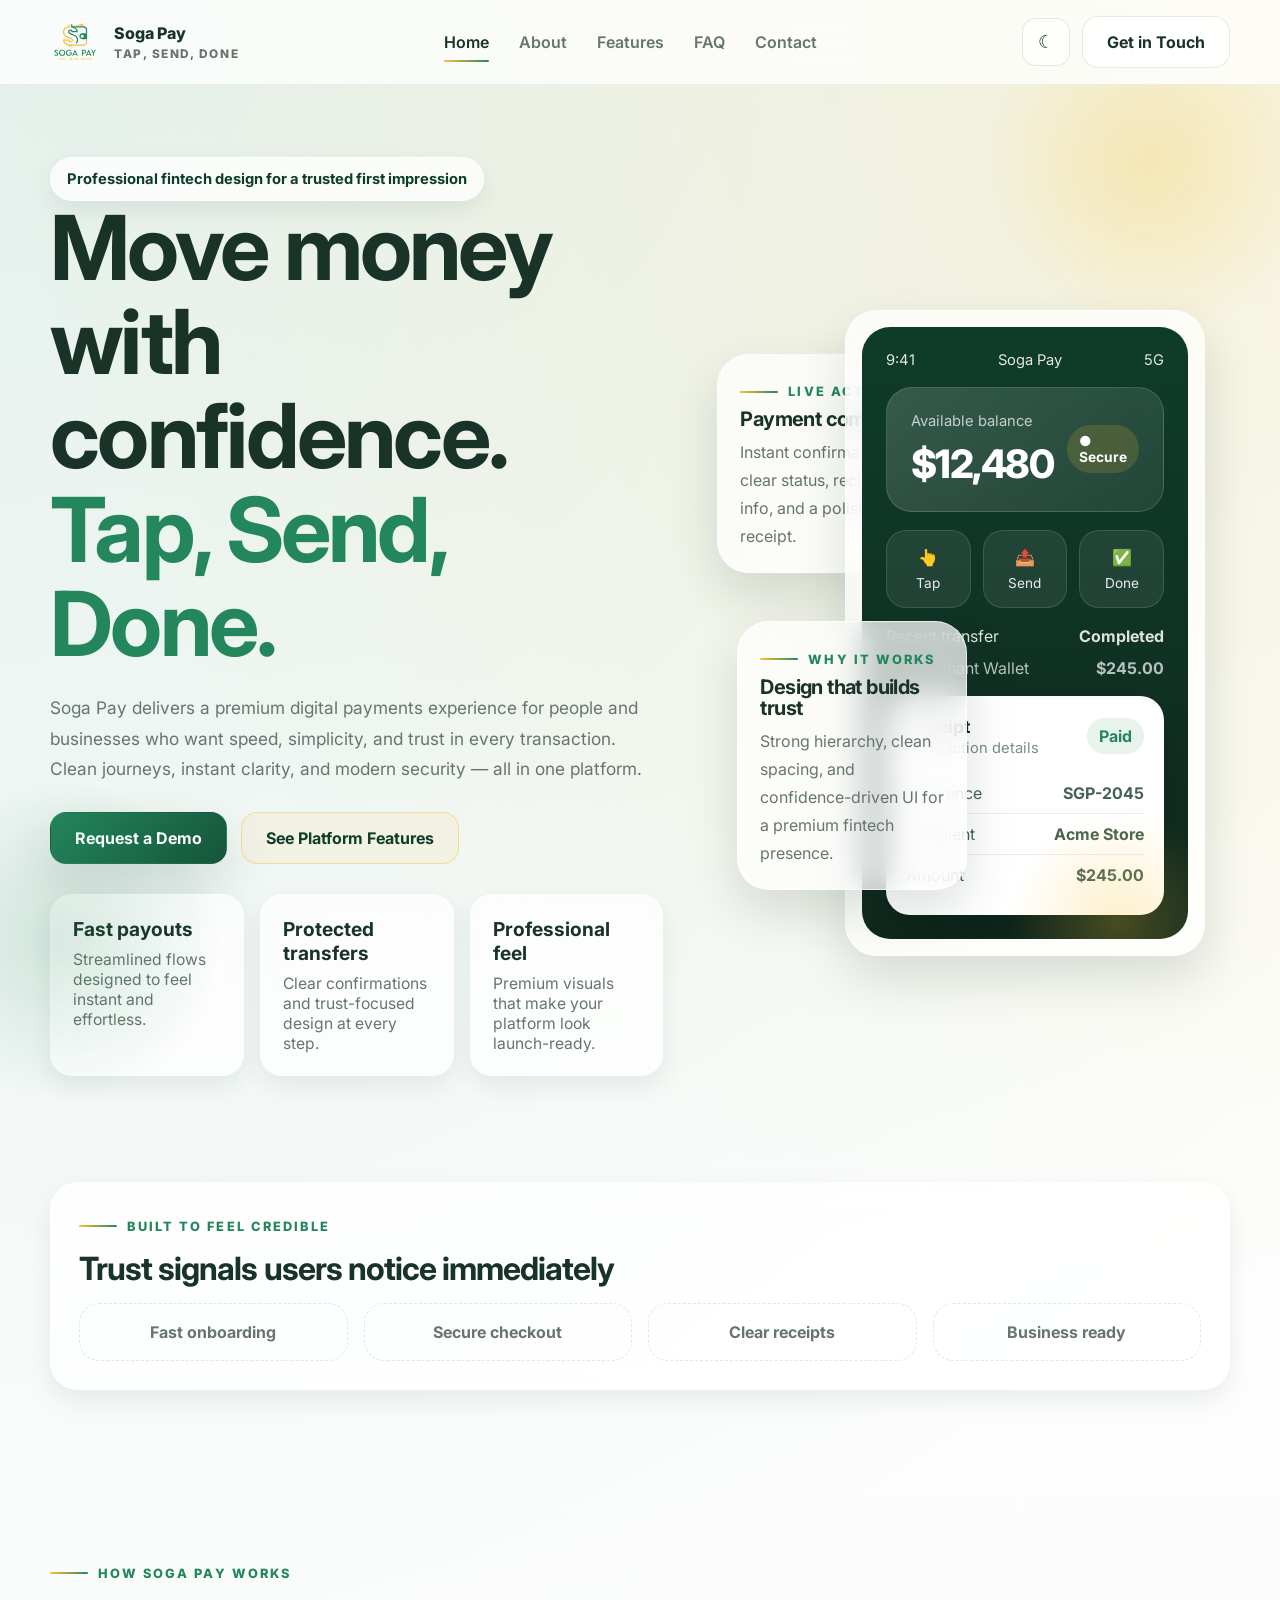
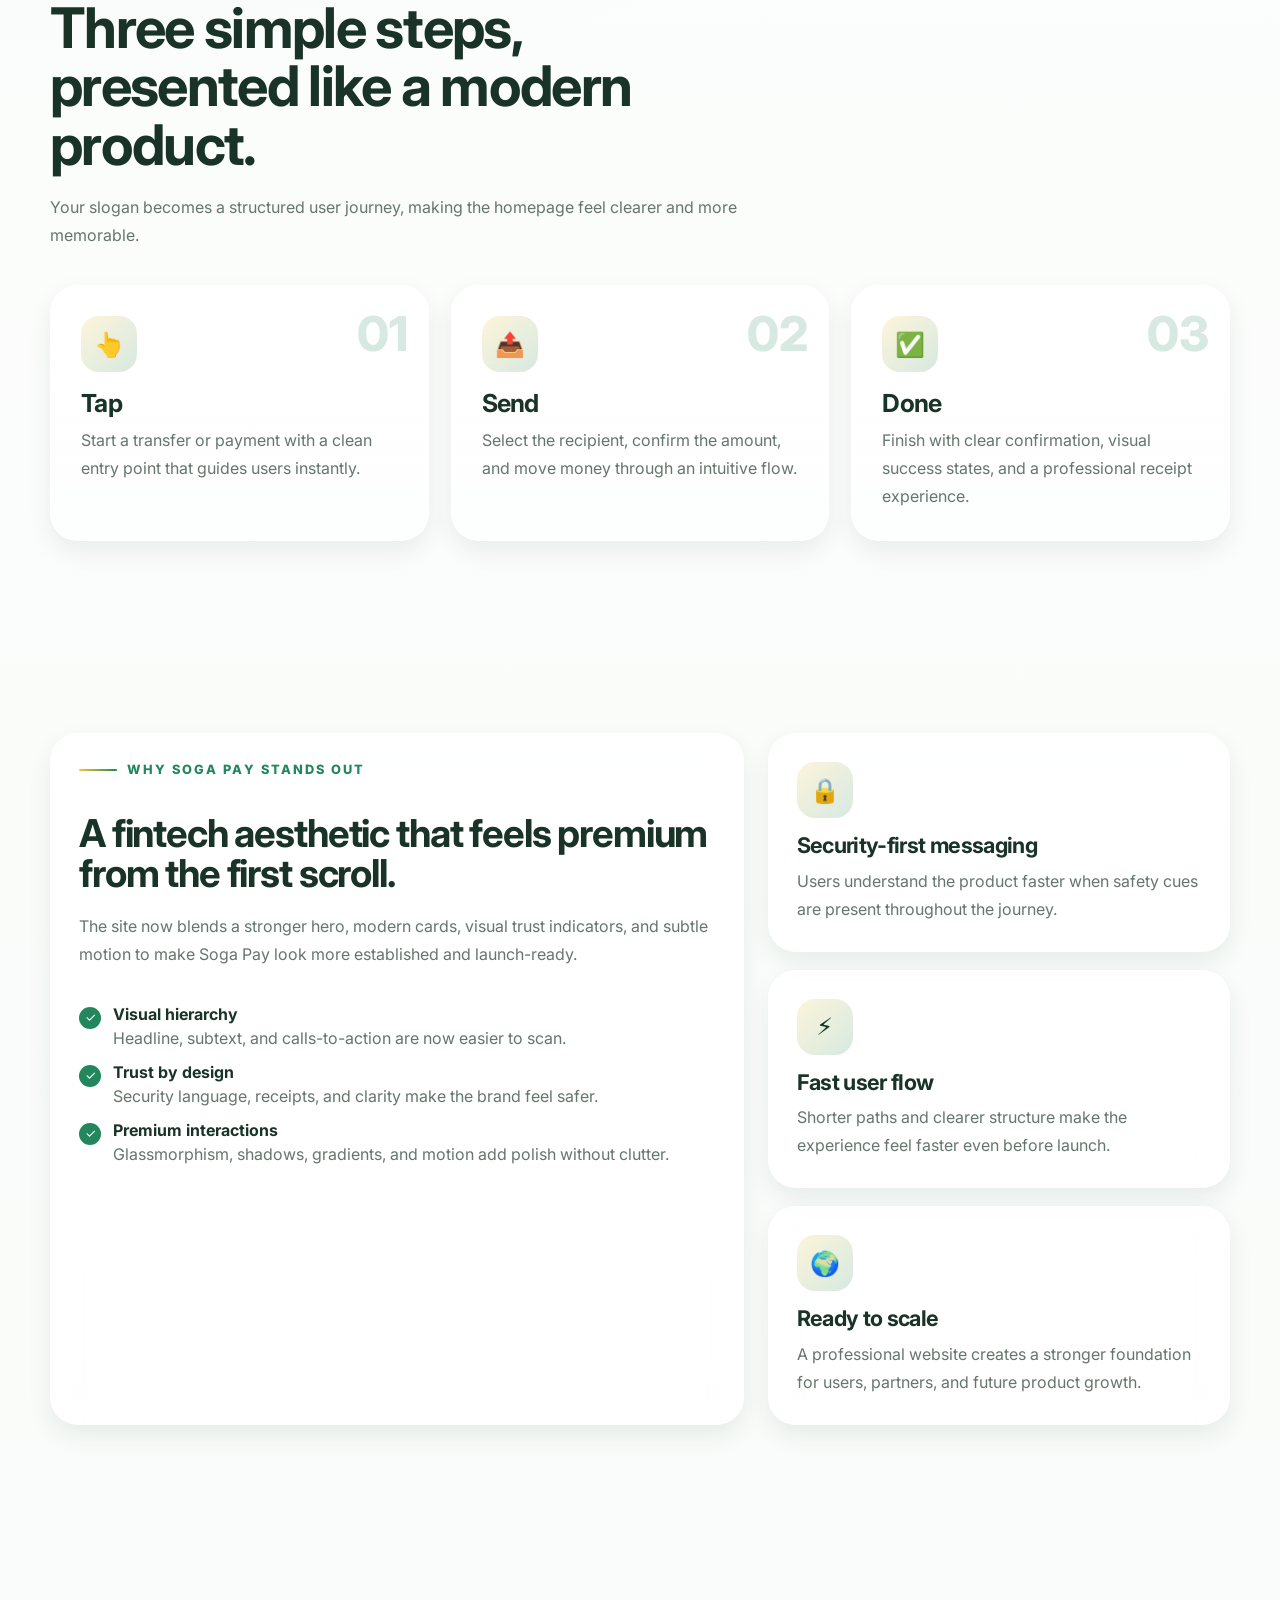
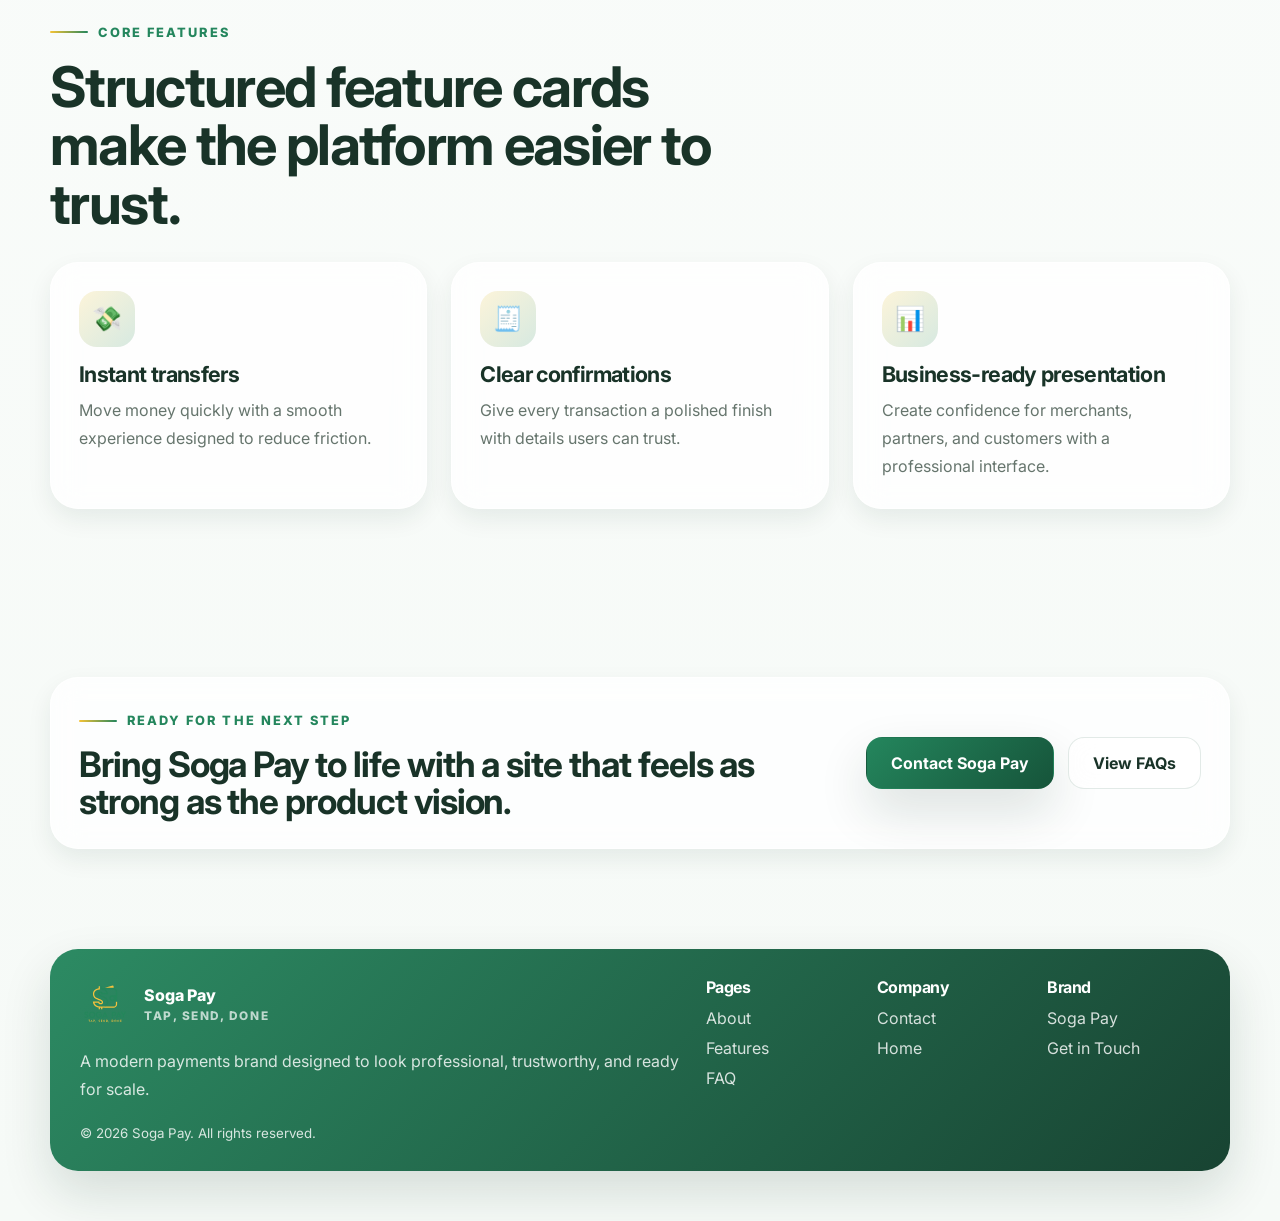
<file: index.html>
<!DOCTYPE html>
<html lang="en">
<head>
  <meta charset="UTF-8" />
  <meta name="viewport" content="width=device-width, initial-scale=1.0" />
  <meta name="description" content="Soga Pay is a modern digital payments platform built to make sending money simple, secure, and beautifully effortless." />
  <title>Soga Pay | Tap, Send, Done</title>
  <link rel="preconnect" href="https://fonts.googleapis.com">
  <link rel="preconnect" href="https://fonts.gstatic.com" crossorigin>
  <link href="https://fonts.googleapis.com/css2?family=Inter:wght@400;500;600;700;800&display=swap" rel="stylesheet">
  <link rel="stylesheet" href="./styles.css" />
</head>
<body>
  <header class="header">
    <div class="container nav">
      <a href="./index.html" class="brand">
        <img src="assets/logo.svg" alt="Soga Pay logo">
        <div>Soga Pay<small>Tap, Send, Done</small></div>
      </a>
      <nav class="nav-links">
        <a class="active" href="./index.html">Home</a>
        <a href="./about.html">About</a>
        <a href="./features.html">Features</a>
        <a href="./faq.html">FAQ</a>
        <a href="./contact.html">Contact</a>
      </nav>
      <div class="nav-cta">
        <button class="icon-btn" data-theme-toggle aria-label="Toggle theme">☾</button>
        <a class="btn btn-secondary" href="./contact.html">Get in Touch</a>
        <button class="menu-toggle" aria-label="Open menu">☰</button>
      </div>
    </div>
  </header>

  <main>
    <section class="hero">
      <div class="container hero-grid">
        <div class="hero-copy reveal">
          <span class="badge">Professional fintech design for a trusted first impression</span>
          <h1>Move money with confidence. <span class="highlight">Tap, Send, Done.</span></h1>
          <p>
            Soga Pay delivers a premium digital payments experience for people and businesses who want speed,
            simplicity, and trust in every transaction. Clean journeys, instant clarity, and modern security — all in one platform.
          </p>
          <div class="hero-actions">
            <a class="btn btn-primary" href="./contact.html">Request a Demo</a>
            <a class="btn btn-outline" href="./features.html">See Platform Features</a>
          </div>
          <div class="metrics">
            <div class="metric">
              <strong>Fast payouts</strong>
              <span class="note">Streamlined flows designed to feel instant and effortless.</span>
            </div>
            <div class="metric">
              <strong>Protected transfers</strong>
              <span class="note">Clear confirmations and trust-focused design at every step.</span>
            </div>
            <div class="metric">
              <strong>Professional feel</strong>
              <span class="note">Premium visuals that make your platform look launch-ready.</span>
            </div>
          </div>
        </div>

        <div class="hero-visual reveal">
          <div class="glass-card float-card float-top">
            <div class="eyebrow" style="margin-bottom:10px;">Live activity</div>
            <h3 style="font-size:1.25rem; margin-bottom:8px;">Payment completed</h3>
            <p>Instant confirmation with clear status, recipient info, and a polished receipt.</p>
          </div>

          <div class="glass-card phone-shell">
            <div class="phone-screen">
              <div class="phone-top">
                <span>9:41</span>
                <span>Soga Pay</span>
                <span>5G</span>
              </div>

              <div class="balance-card">
                <div class="balance-row">
                  <div>
                    <div style="opacity:.72; font-size:.92rem;">Available balance</div>
                    <div class="balance-value">$12,480</div>
                  </div>
                  <div class="mini-pill">● Secure</div>
                </div>
              </div>

              <div class="action-grid">
                <div class="action-chip">👆<span>Tap</span></div>
                <div class="action-chip">📤<span>Send</span></div>
                <div class="action-chip">✅<span>Done</span></div>
              </div>

              <div style="display:grid; gap:12px;">
                <div style="display:flex; justify-content:space-between; color:rgba(255,255,255,.86);">
                  <span>Recent transfer</span>
                  <strong>Completed</strong>
                </div>
                <div style="display:flex; justify-content:space-between; color:rgba(255,255,255,.7);">
                  <span>To Merchant Wallet</span>
                  <strong>$245.00</strong>
                </div>
              </div>

              <div class="receipt-card">
                <div class="receipt-head">
                  <div>
                    <strong style="display:block; font-size:1.1rem;">Receipt</strong>
                    <span style="color:#789082; font-size:.92rem;">Transaction details</span>
                  </div>
                  <span style="padding:8px 12px; border-radius:999px; background:rgba(36,134,93,.1); color:#24865d; font-weight:700;">Paid</span>
                </div>
                <div class="receipt-line"><span>Reference</span><strong>SGP-2045</strong></div>
                <div class="receipt-line"><span>Recipient</span><strong>Acme Store</strong></div>
                <div class="receipt-line"><span>Amount</span><strong>$245.00</strong></div>
              </div>
            </div>
          </div>

          <div class="glass-card float-card float-bottom">
            <div class="eyebrow" style="margin-bottom:10px;">Why it works</div>
            <h3 style="font-size:1.25rem; margin-bottom:8px;">Design that builds trust</h3>
            <p>Strong hierarchy, clean spacing, and confidence-driven UI for a premium fintech presence.</p>
          </div>
        </div>
      </div>
    </section>

    <section class="section-tight">
      <div class="container reveal">
        <div class="logo-cloud">
          <div class="eyebrow">Built to feel credible</div>
          <h2 style="font-size:2rem;">Trust signals users notice immediately</h2>
          <div class="logo-cloud-grid">
            <div class="logo-cloud-item">Fast onboarding</div>
            <div class="logo-cloud-item">Secure checkout</div>
            <div class="logo-cloud-item">Clear receipts</div>
            <div class="logo-cloud-item">Business ready</div>
          </div>
        </div>
      </div>
    </section>

    <section class="section">
      <div class="container reveal">
        <div class="eyebrow">How Soga Pay works</div>
        <h2 class="section-title">Three simple steps, presented like a modern product.</h2>
        <p class="section-copy">Your slogan becomes a structured user journey, making the homepage feel clearer and more memorable.</p>
        <div class="step-grid">
          <article class="step-card">
            <div class="step-number">01</div>
            <div class="icon">👆</div>
            <h3>Tap</h3>
            <p>Start a transfer or payment with a clean entry point that guides users instantly.</p>
          </article>
          <article class="step-card">
            <div class="step-number">02</div>
            <div class="icon">📤</div>
            <h3>Send</h3>
            <p>Select the recipient, confirm the amount, and move money through an intuitive flow.</p>
          </article>
          <article class="step-card">
            <div class="step-number">03</div>
            <div class="icon">✅</div>
            <h3>Done</h3>
            <p>Finish with clear confirmation, visual success states, and a professional receipt experience.</p>
          </article>
        </div>
      </div>
    </section>

    <section class="section">
      <div class="container trust-strip reveal">
        <div class="story-band">
          <div class="eyebrow">Why Soga Pay stands out</div>
          <h2 style="font-size:2.4rem;">A fintech aesthetic that feels premium from the first scroll.</h2>
          <p>
            The site now blends a stronger hero, modern cards, visual trust indicators, and subtle motion to make Soga Pay look more established and launch-ready.
          </p>
          <div class="bullet-list">
            <div class="bullet-item"><span class="check">✓</span><div><strong>Visual hierarchy</strong> Headline, subtext, and calls-to-action are now easier to scan.</div></div>
            <div class="bullet-item"><span class="check">✓</span><div><strong>Trust by design</strong> Security language, receipts, and clarity make the brand feel safer.</div></div>
            <div class="bullet-item"><span class="check">✓</span><div><strong>Premium interactions</strong> Glassmorphism, shadows, gradients, and motion add polish without clutter.</div></div>
          </div>
        </div>
        <div class="grid-1" style="display:grid; gap:18px;">
          <article class="trust-card">
            <div class="icon">🔒</div>
            <h3>Security-first messaging</h3>
            <p>Users understand the product faster when safety cues are present throughout the journey.</p>
          </article>
          <article class="trust-card">
            <div class="icon">⚡</div>
            <h3>Fast user flow</h3>
            <p>Shorter paths and clearer structure make the experience feel faster even before launch.</p>
          </article>
          <article class="trust-card">
            <div class="icon">🌍</div>
            <h3>Ready to scale</h3>
            <p>A professional website creates a stronger foundation for users, partners, and future product growth.</p>
          </article>
        </div>
      </div>
    </section>

    <section class="section">
      <div class="container reveal">
        <div class="eyebrow">Core features</div>
        <h2 class="section-title">Structured feature cards make the platform easier to trust.</h2>
        <div class="grid-3" style="margin-top:28px;">
          <article class="feature-card">
            <div class="icon">💸</div>
            <h3>Instant transfers</h3>
            <p>Move money quickly with a smooth experience designed to reduce friction.</p>
          </article>
          <article class="feature-card">
            <div class="icon">🧾</div>
            <h3>Clear confirmations</h3>
            <p>Give every transaction a polished finish with details users can trust.</p>
          </article>
          <article class="feature-card">
            <div class="icon">📊</div>
            <h3>Business-ready presentation</h3>
            <p>Create confidence for merchants, partners, and customers with a professional interface.</p>
          </article>
        </div>
      </div>
    </section>

    <section class="section-tight">
      <div class="container reveal">
        <div class="cta-panel">
          <div>
            <div class="eyebrow">Ready for the next step</div>
            <h2 style="font-size:2.2rem; max-width:700px;">Bring Soga Pay to life with a site that feels as strong as the product vision.</h2>
          </div>
          <div style="display:flex; gap:14px; flex-wrap:wrap;">
            <a class="btn btn-primary" href="./contact.html">Contact Soga Pay</a>
            <a class="btn btn-secondary" href="./faq.html">View FAQs</a>
          </div>
        </div>
      </div>
    </section>
  </main>

  <footer class="footer">
    <div class="container footer-shell">
      <div>
        <a href="./index.html" class="brand" style="color:#fff; margin-bottom:18px; display:inline-flex;">
          <img src="./assets/logo.svg" alt="Soga Pay logo">
          <div>Soga Pay<small style="color:rgba(255,255,255,.7);">Tap, Send, Done</small></div>
        </a>
        <p>A modern payments brand designed to look professional, trustworthy, and ready for scale.</p>
        <small style="display:block; margin-top:22px;">© 2026 Soga Pay. All rights reserved.</small>
      </div>
      <div class="footer-links">
        <div>
          <h4>Pages</h4>
          <a href="./about.html">About</a>
          <a href="./features.html">Features</a>
          <a href="./faq.html">FAQ</a>
        </div>
        <div>
          <h4>Company</h4>
          <a href="./contact.html">Contact</a>
          <a href="./index.html">Home</a>
        </div>
        <div>
          <h4>Brand</h4>
          <a href="./index.html">Soga Pay</a>
          <a href="./contact.html">Get in Touch</a>
        </div>
      </div>
    </div>
  </footer>

  <script src="./main.js"></script>
</body>
</html>
</file>
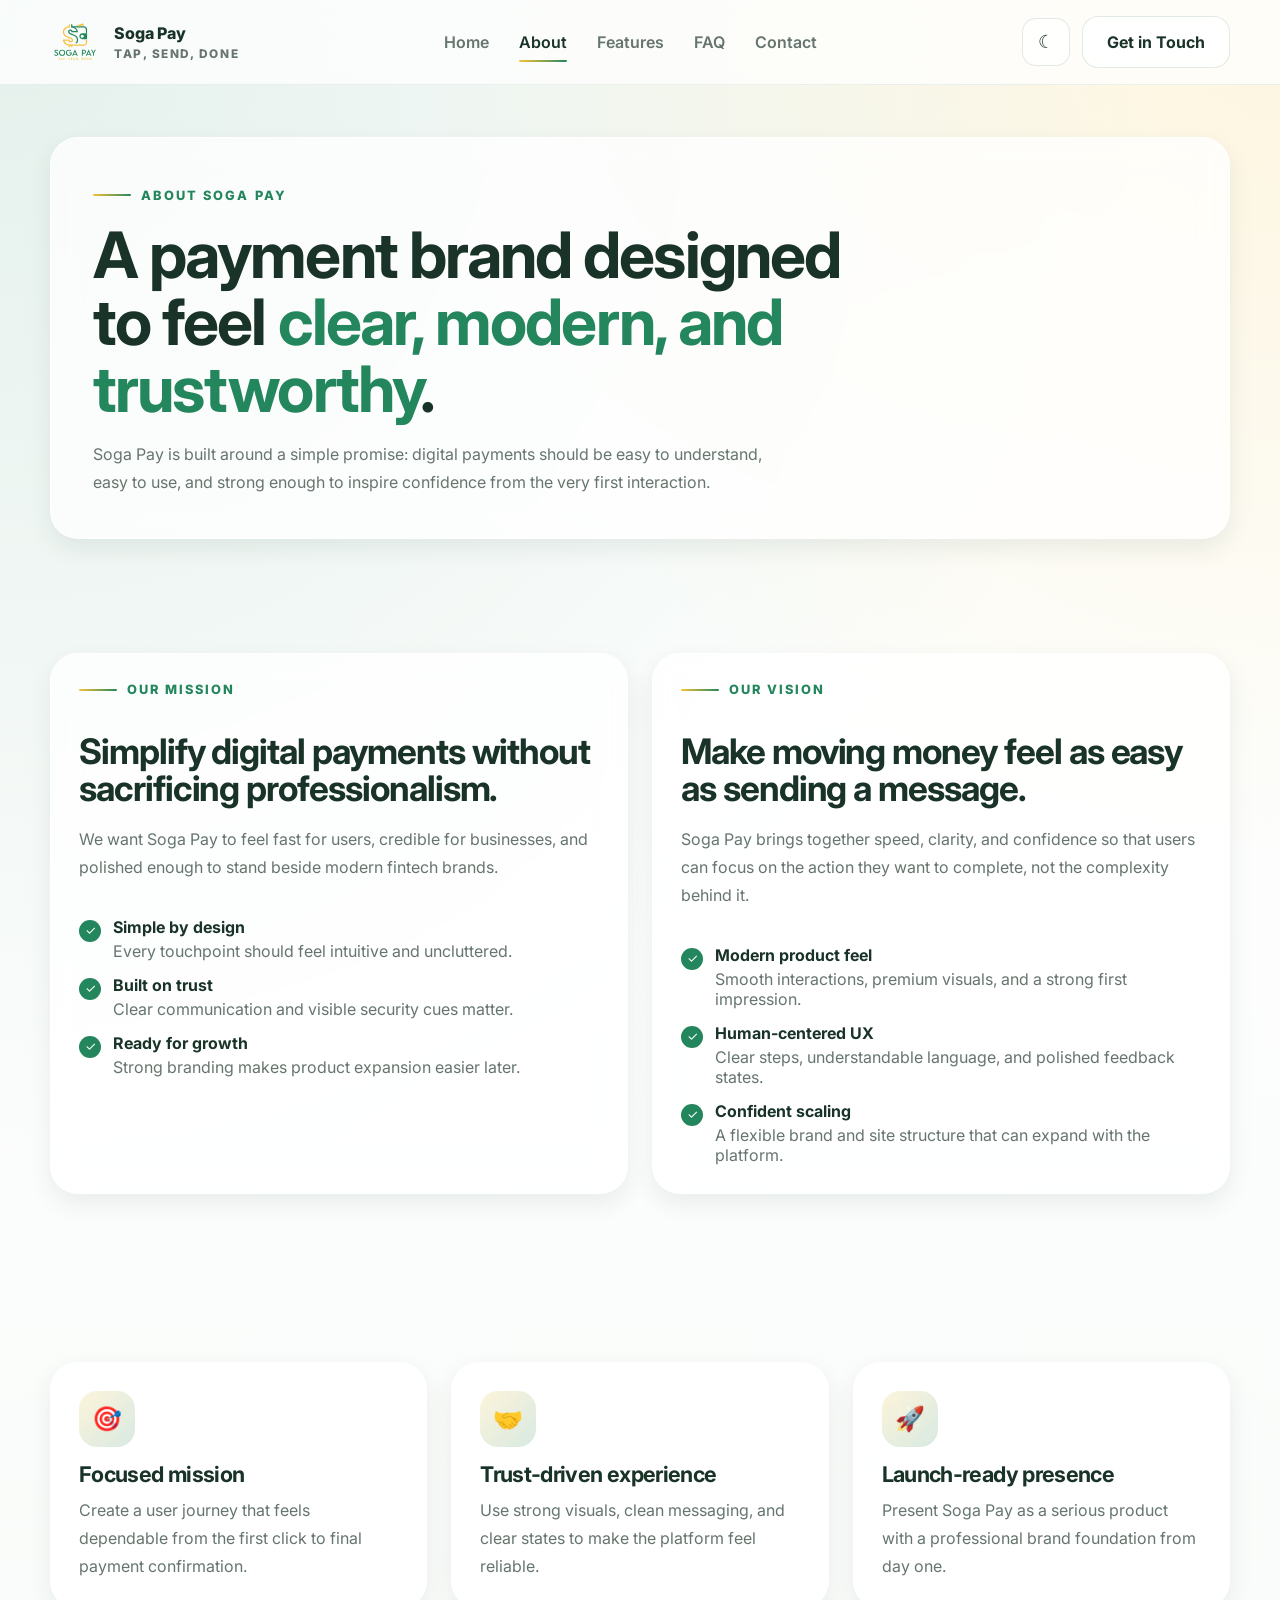
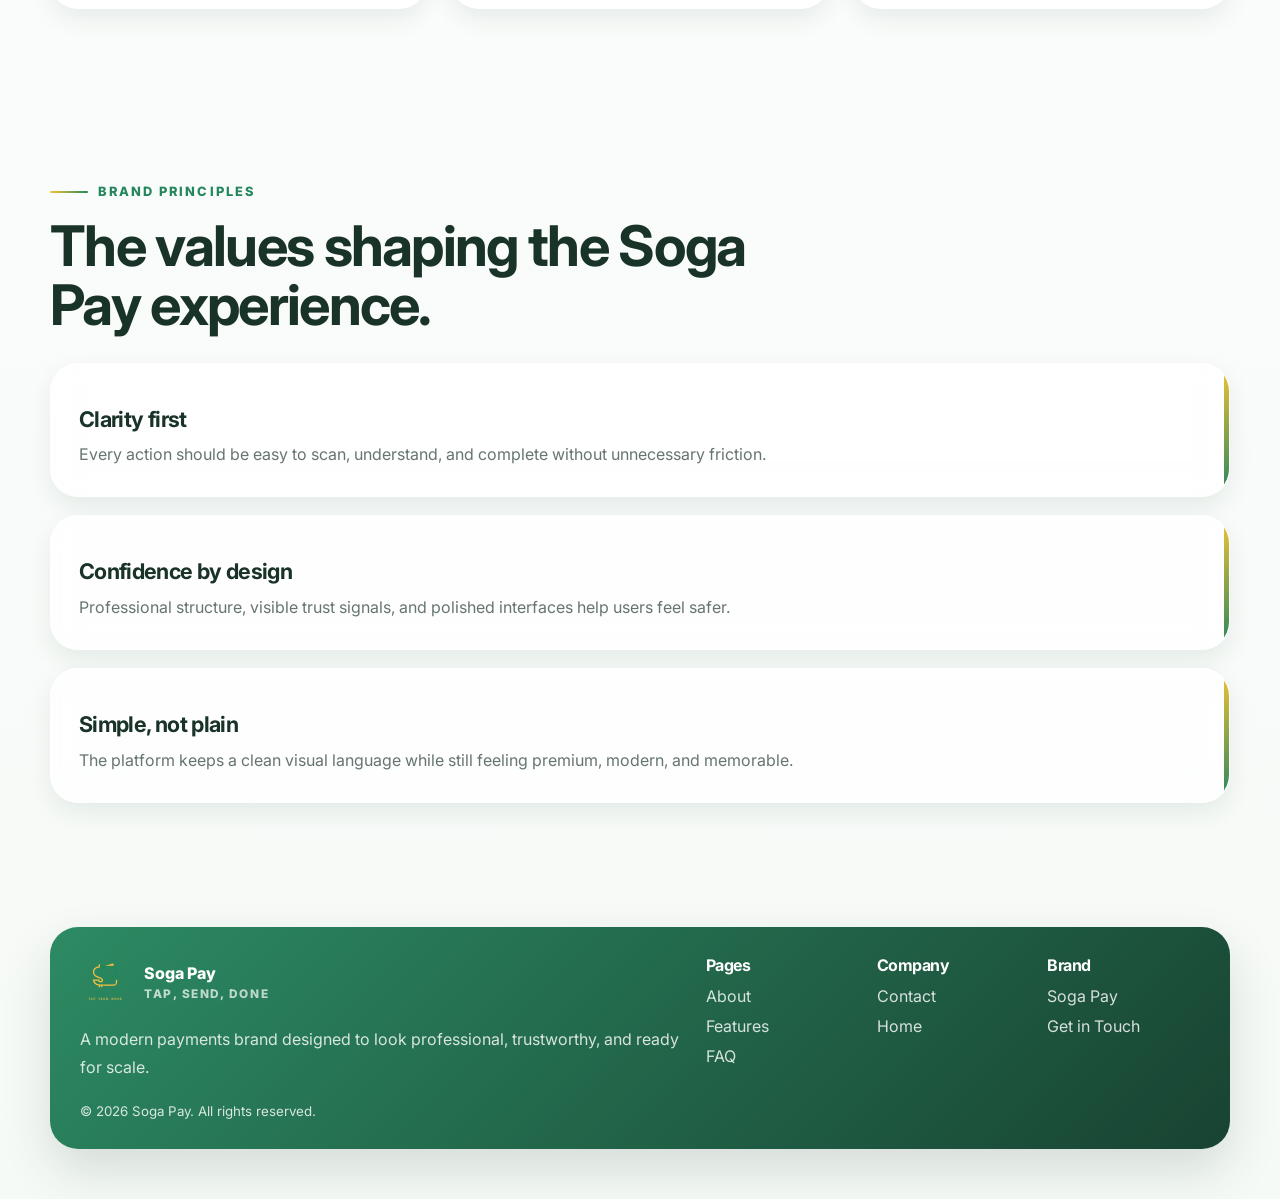
<file: about.html>
<!DOCTYPE html>
<html lang="en">
<head>
  <meta charset="UTF-8" />
  <meta name="viewport" content="width=device-width, initial-scale=1.0" />
  <meta name="description" content="Learn about Soga Pay's mission, vision, and brand story." />
  <title>About | Soga Pay</title>
  <link rel="preconnect" href="https://fonts.googleapis.com">
  <link rel="preconnect" href="https://fonts.gstatic.com" crossorigin>
  <link href="https://fonts.googleapis.com/css2?family=Inter:wght@400;500;600;700;800&display=swap" rel="stylesheet">
  <link rel="stylesheet" href="./styles.css" />
</head>
<body>
  <header class="header">
    <div class="container nav">
      <a href="./index.html" class="brand">
        <img src="assets/logo.svg" alt="Soga Pay logo">
        <div>Soga Pay<small>Tap, Send, Done</small></div>
      </a>
      <nav class="nav-links">
        <a href="./index.html">Home</a>
        <a class="active" href="./about.html">About</a>
        <a href="./features.html">Features</a>
        <a href="./faq.html">FAQ</a>
        <a href="./contact.html">Contact</a>
      </nav>
      <div class="nav-cta">
        <button class="icon-btn" data-theme-toggle aria-label="Toggle theme">☾</button>
        <a class="btn btn-secondary" href="./contact.html">Get in Touch</a>
        <button class="menu-toggle" aria-label="Open menu">☰</button>
      </div>
    </div>
  </header>

  <main>
    <section class="page-hero">
      <div class="container page-hero-card reveal">
        <div class="eyebrow">About Soga Pay</div>
        <h1>A payment brand designed to feel <span class="highlight">clear, modern, and trustworthy</span>.</h1>
        <p class="section-copy">Soga Pay is built around a simple promise: digital payments should be easy to understand, easy to use, and strong enough to inspire confidence from the very first interaction.</p>
      </div>
    </section>

    <section class="section">
      <div class="container story-grid reveal">
        <div class="story-band">
          <div class="eyebrow">Our mission</div>
          <h2 style="font-size:2.2rem;">Simplify digital payments without sacrificing professionalism.</h2>
          <p>We want Soga Pay to feel fast for users, credible for businesses, and polished enough to stand beside modern fintech brands.</p>
          <div class="bullet-list">
            <div class="bullet-item"><span class="check">✓</span><div><strong>Simple by design</strong> Every touchpoint should feel intuitive and uncluttered.</div></div>
            <div class="bullet-item"><span class="check">✓</span><div><strong>Built on trust</strong> Clear communication and visible security cues matter.</div></div>
            <div class="bullet-item"><span class="check">✓</span><div><strong>Ready for growth</strong> Strong branding makes product expansion easier later.</div></div>
          </div>
        </div>
        <div class="story-band">
          <div class="eyebrow">Our vision</div>
          <h2 style="font-size:2.2rem;">Make moving money feel as easy as sending a message.</h2>
          <p>Soga Pay brings together speed, clarity, and confidence so that users can focus on the action they want to complete, not the complexity behind it.</p>
          <div class="bullet-list">
            <div class="bullet-item"><span class="check">✓</span><div><strong>Modern product feel</strong> Smooth interactions, premium visuals, and a strong first impression.</div></div>
            <div class="bullet-item"><span class="check">✓</span><div><strong>Human-centered UX</strong> Clear steps, understandable language, and polished feedback states.</div></div>
            <div class="bullet-item"><span class="check">✓</span><div><strong>Confident scaling</strong> A flexible brand and site structure that can expand with the platform.</div></div>
          </div>
        </div>
      </div>
    </section>

    <section class="section-tight">
      <div class="container reveal">
        <div class="grid-3">
          <article class="card">
            <div class="icon">🎯</div>
            <h3>Focused mission</h3>
            <p>Create a user journey that feels dependable from the first click to final payment confirmation.</p>
          </article>
          <article class="card">
            <div class="icon">🤝</div>
            <h3>Trust-driven experience</h3>
            <p>Use strong visuals, clean messaging, and clear states to make the platform feel reliable.</p>
          </article>
          <article class="card">
            <div class="icon">🚀</div>
            <h3>Launch-ready presence</h3>
            <p>Present Soga Pay as a serious product with a professional brand foundation from day one.</p>
          </article>
        </div>
      </div>
    </section>

    <section class="section">
      <div class="container reveal">
        <div class="eyebrow">Brand principles</div>
        <h2 class="section-title">The values shaping the Soga Pay experience.</h2>
        <div class="timeline" style="margin-top:28px;">
          <article class="timeline-item">
            <h3>Clarity first</h3>
            <p>Every action should be easy to scan, understand, and complete without unnecessary friction.</p>
          </article>
          <article class="timeline-item">
            <h3>Confidence by design</h3>
            <p>Professional structure, visible trust signals, and polished interfaces help users feel safer.</p>
          </article>
          <article class="timeline-item">
            <h3>Simple, not plain</h3>
            <p>The platform keeps a clean visual language while still feeling premium, modern, and memorable.</p>
          </article>
        </div>
      </div>
    </section>
  </main>

  <footer class="footer">
    <div class="container footer-shell">
      <div>
        <a href="./index.html" class="brand" style="color:#fff; margin-bottom:18px; display:inline-flex;">
          <img src="assets/logo.svg" alt="Soga Pay logo">
          <div>Soga Pay<small style="color:rgba(255,255,255,.7);">Tap, Send, Done</small></div>
        </a>
        <p>A modern payments brand designed to look professional, trustworthy, and ready for scale.</p>
        <small style="display:block; margin-top:22px;">© 2026 Soga Pay. All rights reserved.</small>
      </div>
      <div class="footer-links">
        <div>
          <h4>Pages</h4>
          <a href="./about.html">About</a>
          <a href="./features.html">Features</a>
          <a href="./faq.html">FAQ</a>
        </div>
        <div>
          <h4>Company</h4>
          <a href="./contact.html">Contact</a>
          <a href="./index.html">Home</a>
        </div>
        <div>
          <h4>Brand</h4>
          <a href="./index.html">Soga Pay</a>
          <a href="./contact.html">Get in Touch</a>
        </div>
      </div>
    </div>
  </footer>

  <script src="./main.js"></script>
</body>
</html>
</file>
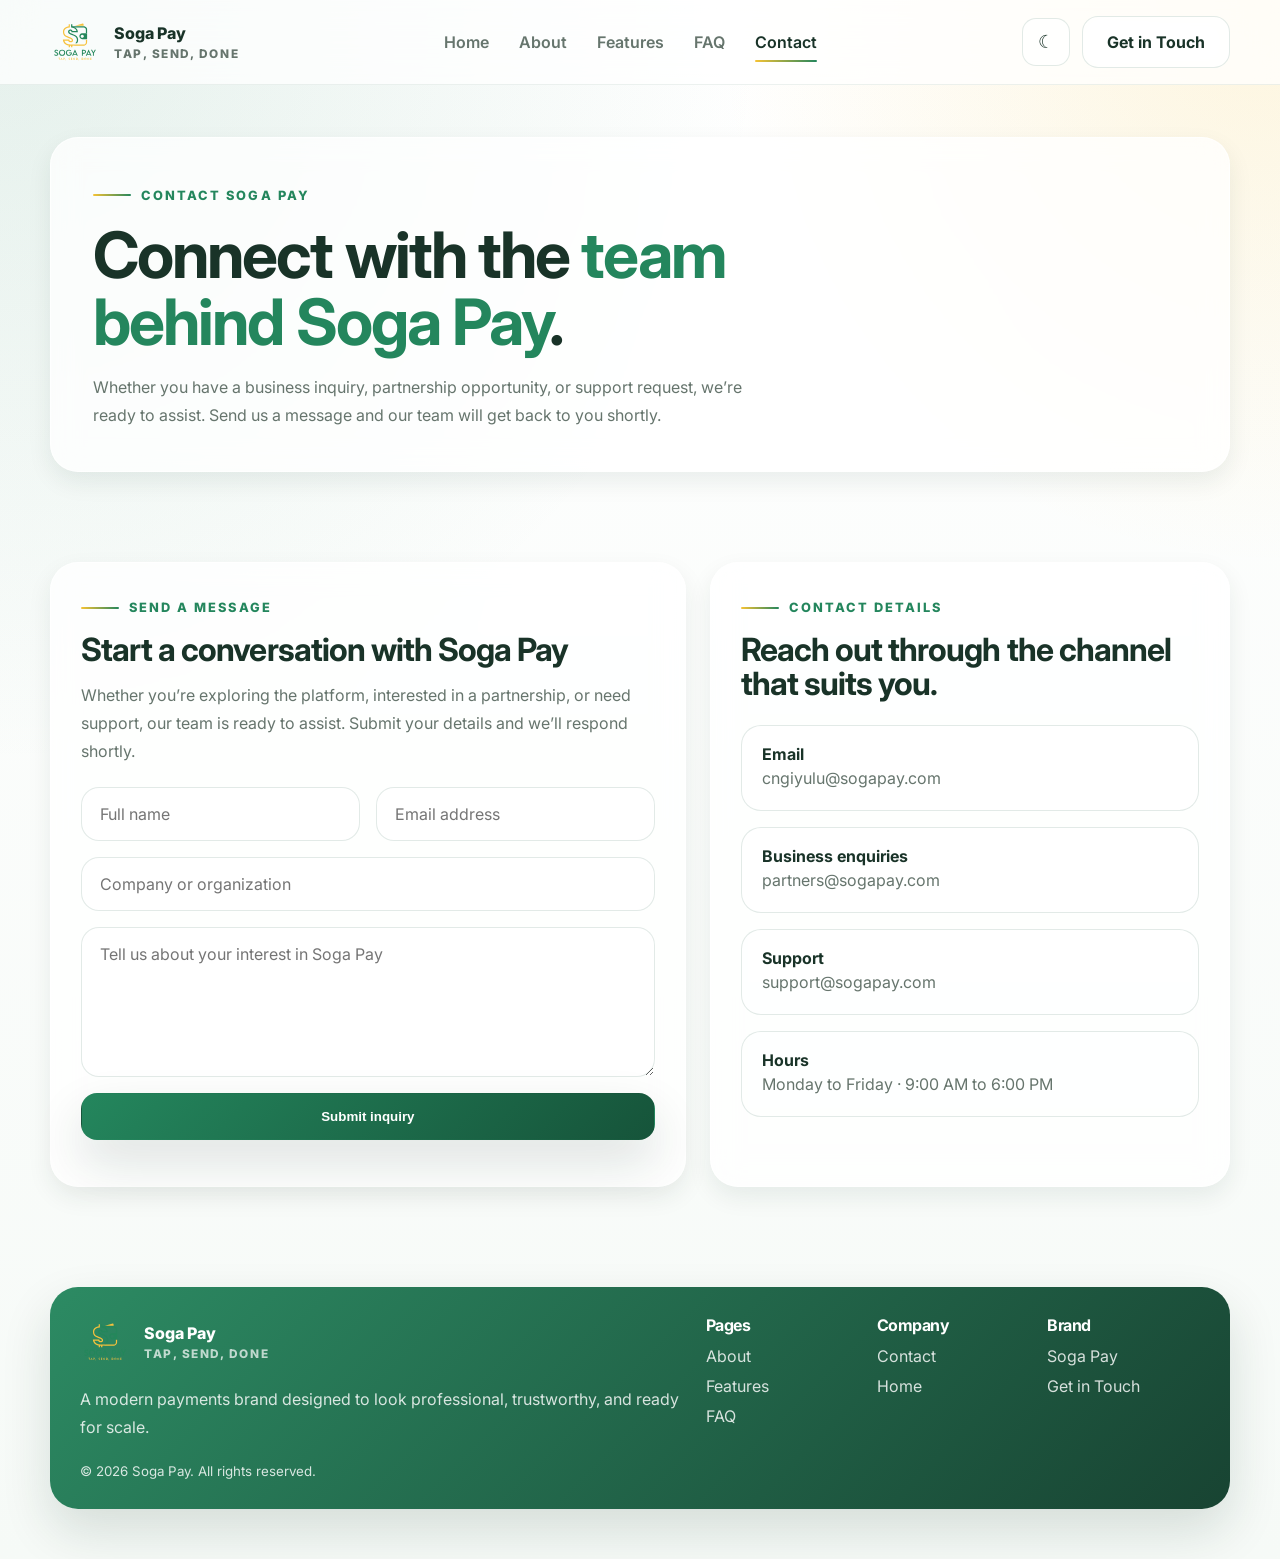
<file: contact.html>
<!DOCTYPE html>
<html lang="en">
<head>
  <meta charset="UTF-8" />
  <meta name="viewport" content="width=device-width, initial-scale=1.0" />
  <meta name="description" content="Contact Soga Pay for product inquiries, partnerships, or support." />
  <title>Contact | Soga Pay</title>
  <link rel="preconnect" href="https://fonts.googleapis.com">
  <link rel="preconnect" href="https://fonts.gstatic.com" crossorigin>
  <link href="https://fonts.googleapis.com/css2?family=Inter:wght@400;500;600;700;800&display=swap" rel="stylesheet">
  <link rel="stylesheet" href="./styles.css" />
</head>
<body>
  <header class="header">
    <div class="container nav">
      <a href="./index.html" class="brand">
        <img src="assets/logo.svg" alt="Soga Pay logo">
        <div>Soga Pay<small>Tap, Send, Done</small></div>
      </a>
      <nav class="nav-links">
        <a href="./index.html">Home</a>
        <a href="./about.html">About</a>
        <a href="./features.html">Features</a>
        <a href="./faq.html">FAQ</a>
        <a class="active" href="./contact.html">Contact</a>
      </nav>
      <div class="nav-cta">
        <button class="icon-btn" data-theme-toggle aria-label="Toggle theme">☾</button>
        <a class="btn btn-secondary" href="./contact.html">Get in Touch</a>
        <button class="menu-toggle" aria-label="Open menu">☰</button>
      </div>
    </div>
  </header>

  <main>
    <section class="page-hero">
      <div class="container page-hero-card reveal">
        <div class="eyebrow">Contact Soga Pay</div>
        <h1>Connect with the <span class="highlight">team behind Soga Pay</span>.</h1>
        <p class="section-copy">
          Whether you have a business inquiry, partnership opportunity, or support request,
          we’re ready to assist. Send us a message and our team will get back to you shortly.
        </p>
      </div>
    </section>

    <section class="section-tight">
      <div class="container contact-grid reveal">
        <div class="contact-card">
          <div class="eyebrow">Send a message</div>
          <h2 style="font-size:2rem;">Start a conversation with Soga Pay</h2>
          <p style="margin-top:14px;">
            Whether you’re exploring the platform, interested in a partnership,
            or need support, our team is ready to assist. Submit your details and
            we’ll respond shortly.
          </p>
          <form class="form-grid" id="contactForm" novalidate>
            <input class="input" type="text" name="fullName" placeholder="Full name" autocomplete="name" required>
            <input class="input" type="email" name="email" placeholder="Email address" autocomplete="email" required>
            <input class="input full" type="text" name="company" placeholder="Company or organization" autocomplete="organization">
            <textarea class="input full" name="message" placeholder="Tell us about your interest in Soga Pay" required></textarea>
            <div class="full">
              <button type="submit" class="btn btn-primary btn-block" id="contactSubmitBtn">Submit inquiry</button>
            </div>
            <div class="full" id="contactFormStatus" aria-live="polite"></div>
          </form>
        </div>

        <div class="contact-card">
          <div class="eyebrow">Contact details</div>
          <h2 style="font-size:2rem;">Reach out through the channel that suits you.</h2>
          <div class="contact-stack">
            <div class="contact-item">
              <strong>Email</strong>
              <p>cngiyulu@sogapay.com</p>
            </div>
            <div class="contact-item">
              <strong>Business enquiries</strong>
              <p>partners@sogapay.com</p>
            </div>
            <div class="contact-item">
              <strong>Support</strong>
              <p>support@sogapay.com</p>
            </div>
            <div class="contact-item">
              <strong>Hours</strong>
              <p>Monday to Friday · 9:00 AM to 6:00 PM</p>
            </div>
          </div>
        </div>
      </div>
    </section>
  </main>

  <footer class="footer">
    <div class="container footer-shell">
      <div>
        <a href="./index.html" class="brand" style="color:#fff; margin-bottom:18px; display:inline-flex;">
          <img src="assets/logo.svg" alt="Soga Pay logo">
          <div>Soga Pay<small style="color:rgba(255,255,255,.7);">Tap, Send, Done</small></div>
        </a>
        <p>A modern payments brand designed to look professional, trustworthy, and ready for scale.</p>
        <small style="display:block; margin-top:22px;">© 2026 Soga Pay. All rights reserved.</small>
      </div>
      <div class="footer-links">
        <div>
          <h4>Pages</h4>
          <a href="./about.html">About</a>
          <a href="./features.html">Features</a>
          <a href="./faq.html">FAQ</a>
        </div>
        <div>
          <h4>Company</h4>
          <a href="./contact.html">Contact</a>
          <a href="./index.html">Home</a>
        </div>
        <div>
          <h4>Brand</h4>
          <a href="./index.html">Soga Pay</a>
          <a href="./contact.html">Get in Touch</a>
        </div>
      </div>
    </div>
  </footer>

  <script src="./main.js"></script>
</body>
</html>
</file>
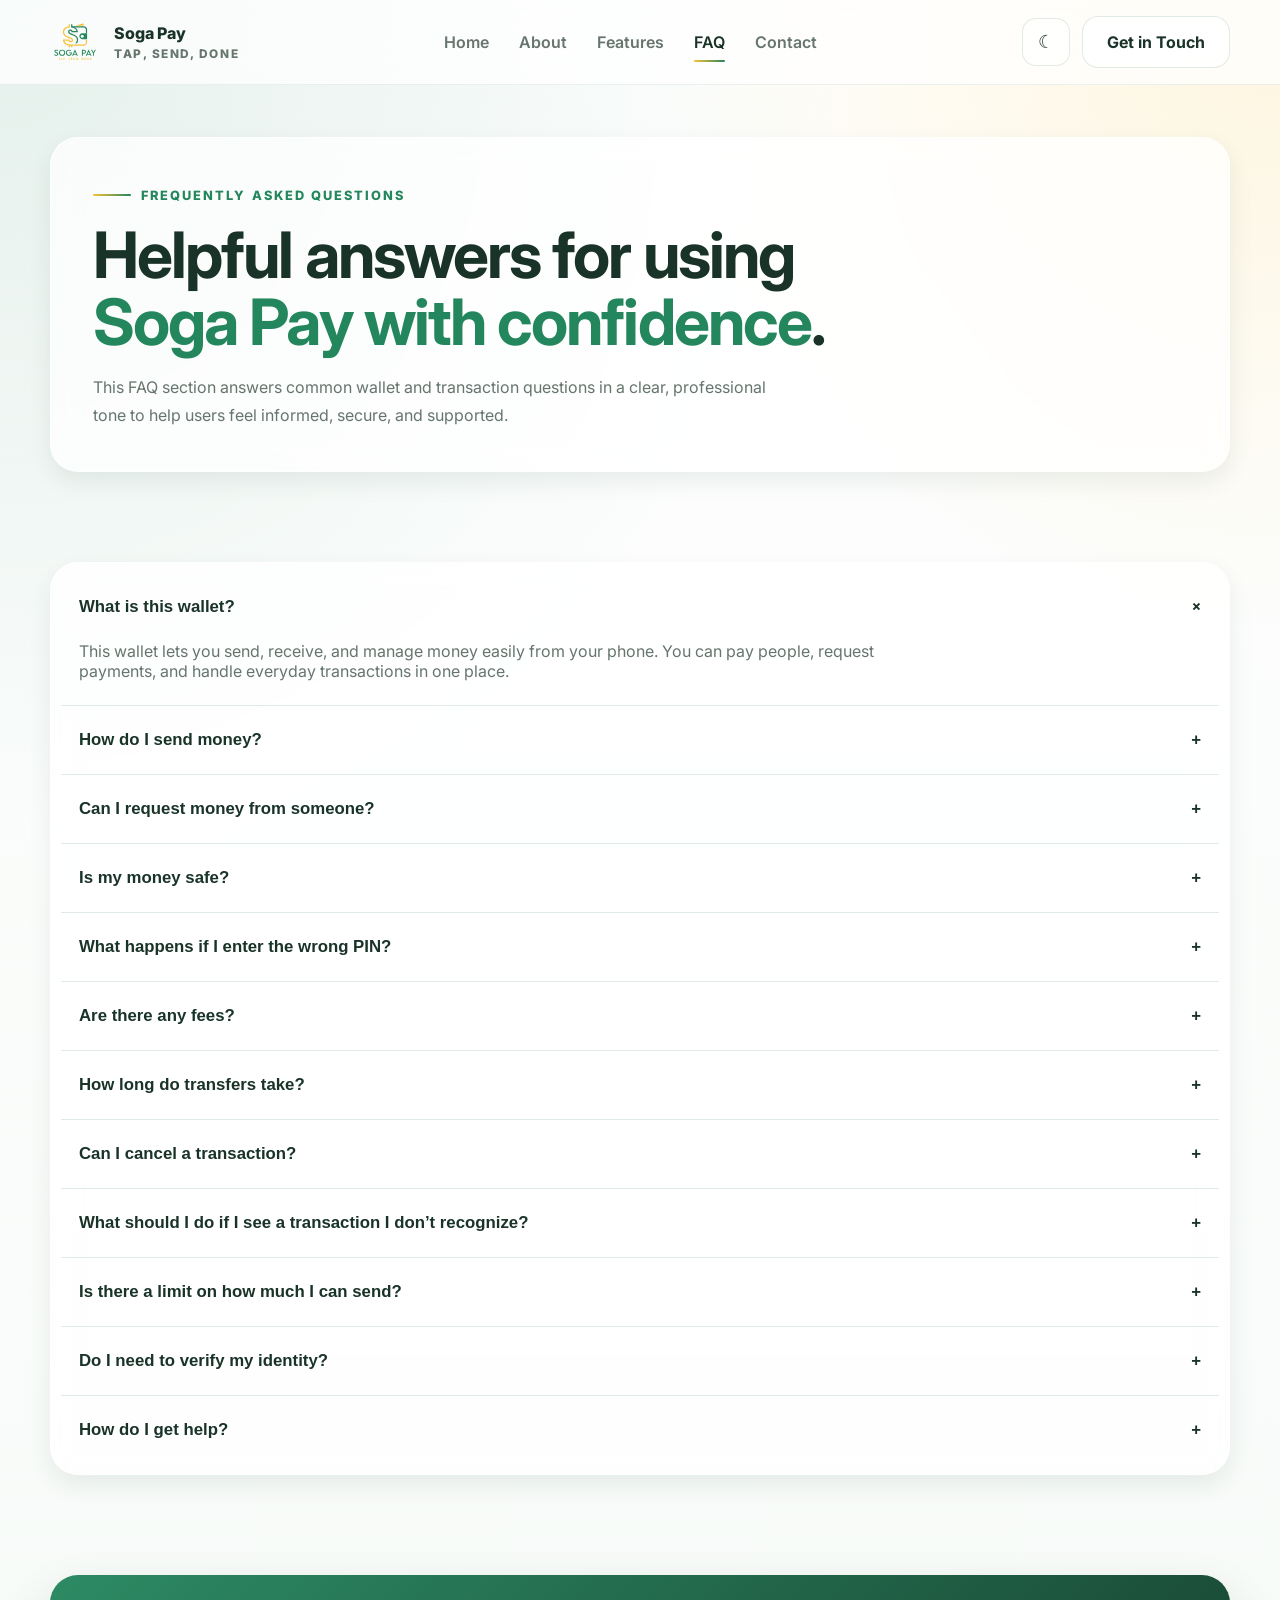
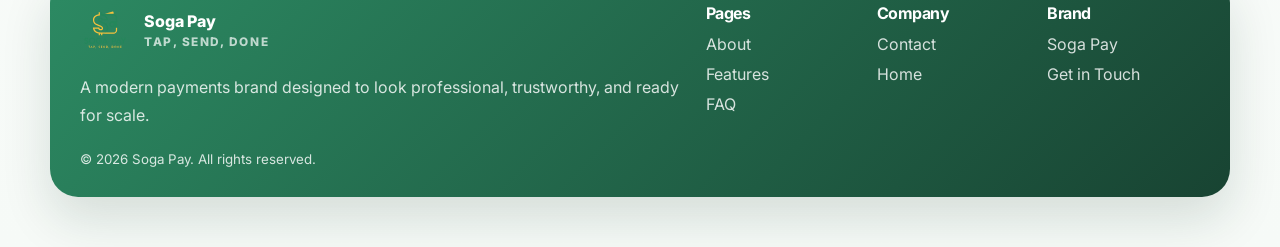
<file: faq.html>
<!DOCTYPE html>
<html lang="en">
<head>
  <meta charset="UTF-8" />
  <meta name="viewport" content="width=device-width, initial-scale=1.0" />
  <meta name="description" content="Frequently asked questions about Soga Pay." />
  <title>FAQ | Soga Pay</title>
  <link rel="preconnect" href="https://fonts.googleapis.com">
  <link rel="preconnect" href="https://fonts.gstatic.com" crossorigin>
  <link href="https://fonts.googleapis.com/css2?family=Inter:wght@400;500;600;700;800&display=swap" rel="stylesheet">
  <link rel="stylesheet" href="./styles.css" />
</head>
<body>
  <header class="header">
    <div class="container nav">
      <a href="./index.html" class="brand">
        <img src="assets/logo.svg" alt="Soga Pay logo">
        <div>Soga Pay<small>Tap, Send, Done</small></div>
      </a>
      <nav class="nav-links">
        <a href="./index.html">Home</a>
        <a href="./about.html">About</a>
        <a href="./features.html">Features</a>
        <a class="active" href="./faq.html">FAQ</a>
        <a href="./contact.html">Contact</a>
      </nav>
      <div class="nav-cta">
        <button class="icon-btn" data-theme-toggle aria-label="Toggle theme">☾</button>
        <a class="btn btn-secondary" href="./contact.html">Get in Touch</a>
        <button class="menu-toggle" aria-label="Open menu">☰</button>
      </div>
    </div>
  </header>

  <main>
    <section class="page-hero">
      <div class="container page-hero-card reveal">
        <div class="eyebrow">Frequently asked questions</div>
        <h1>Helpful answers for using <span class="highlight">Soga Pay with confidence</span>.</h1>
        <p class="section-copy">This FAQ section answers common wallet and transaction questions in a clear, professional tone to help users feel informed, secure, and supported.</p>
      </div>
    </section>

    <section class="section-tight">
      <div class="container reveal">
        <div class="accordion">
          <div class="faq-item open">
            <button class="faq-question">What is this wallet? <span>+</span></button>
            <div class="faq-answer">This wallet lets you send, receive, and manage money easily from your phone. You can pay people, request payments, and handle everyday transactions in one place.</div>
          </div>
          <div class="faq-item">
            <button class="faq-question">How do I send money? <span>+</span></button>
            <div class="faq-answer">Just enter the recipient, choose the amount, and confirm the payment. You may be asked to enter your PIN to complete the transaction.</div>
          </div>
          <div class="faq-item">
            <button class="faq-question">Can I request money from someone? <span>+</span></button>
            <div class="faq-answer">Yes. You can send a payment request to anyone. They’ll receive a notification and can approve or decline it.</div>
          </div>
          <div class="faq-item">
            <button class="faq-question">Is my money safe? <span>+</span></button>
            <div class="faq-answer">Yes. We use multiple layers of security, including PIN protection and transaction monitoring, to keep your funds safe.</div>
          </div>
          <div class="faq-item">
            <button class="faq-question">What happens if I enter the wrong PIN? <span>+</span></button>
            <div class="faq-answer">If you enter the wrong PIN multiple times, your account may be temporarily restricted for security reasons.</div>
          </div>
          <div class="faq-item">
            <button class="faq-question">Are there any fees? <span>+</span></button>
            <div class="faq-answer">Some transactions may include small fees depending on the type of service. You’ll always see any fees before confirming.</div>
          </div>
          <div class="faq-item">
            <button class="faq-question">How long do transfers take? <span>+</span></button>
            <div class="faq-answer">Most transfers are instant. In some cases, it may take a little longer depending on the recipient or service.</div>
          </div>
          <div class="faq-item">
            <button class="faq-question">Can I cancel a transaction? <span>+</span></button>
            <div class="faq-answer">Once a transaction is completed, it usually cannot be reversed. If you made a mistake, contact support immediately.</div>
          </div>
          <div class="faq-item">
            <button class="faq-question">What should I do if I see a transaction I don’t recognize? <span>+</span></button>
            <div class="faq-answer">Report it right away through support. We’ll investigate and help resolve the issue.</div>
          </div>
          <div class="faq-item">
            <button class="faq-question">Is there a limit on how much I can send? <span>+</span></button>
            <div class="faq-answer">Yes, there are daily and monthly limits for security and compliance. These limits may vary based on your account level.</div>
          </div>
          <div class="faq-item">
            <button class="faq-question">Do I need to verify my identity? <span>+</span></button>
            <div class="faq-answer">Some features may require identity verification to unlock higher limits and additional services.</div>
          </div>
          <div class="faq-item">
            <button class="faq-question">How do I get help? <span>+</span></button>
            <div class="faq-answer">You can reach support directly through the app at any time for assistance.</div>
          </div>
        </div>
      </div>
    </section>
  </main>

  <footer class="footer">
    <div class="container footer-shell">
      <div>
        <a href="index.html" class="brand" style="color:#fff; margin-bottom:18px; display:inline-flex;">
          <img src="assets/logo.svg" alt="Soga Pay logo">
          <div>Soga Pay<small style="color:rgba(255,255,255,.7);">Tap, Send, Done</small></div>
        </a>
        <p>A modern payments brand designed to look professional, trustworthy, and ready for scale.</p>
        <small style="display:block; margin-top:22px;">© 2026 Soga Pay. All rights reserved.</small>
      </div>
      <div class="footer-links">
        <div>
          <h4>Pages</h4>
          <a href="about.html">About</a>
          <a href="features.html">Features</a>
          <a href="faq.html">FAQ</a>
        </div>
        <div>
          <h4>Company</h4>
          <a href="contact.html">Contact</a>
          <a href="index.html">Home</a>
        </div>
        <div>
          <h4>Brand</h4>
          <a href="index.html">Soga Pay</a>
          <a href="contact.html">Get in Touch</a>
        </div>
      </div>
    </div>
  </footer>

  <script src="./main.js"></script>
</body>
</html>
</file>
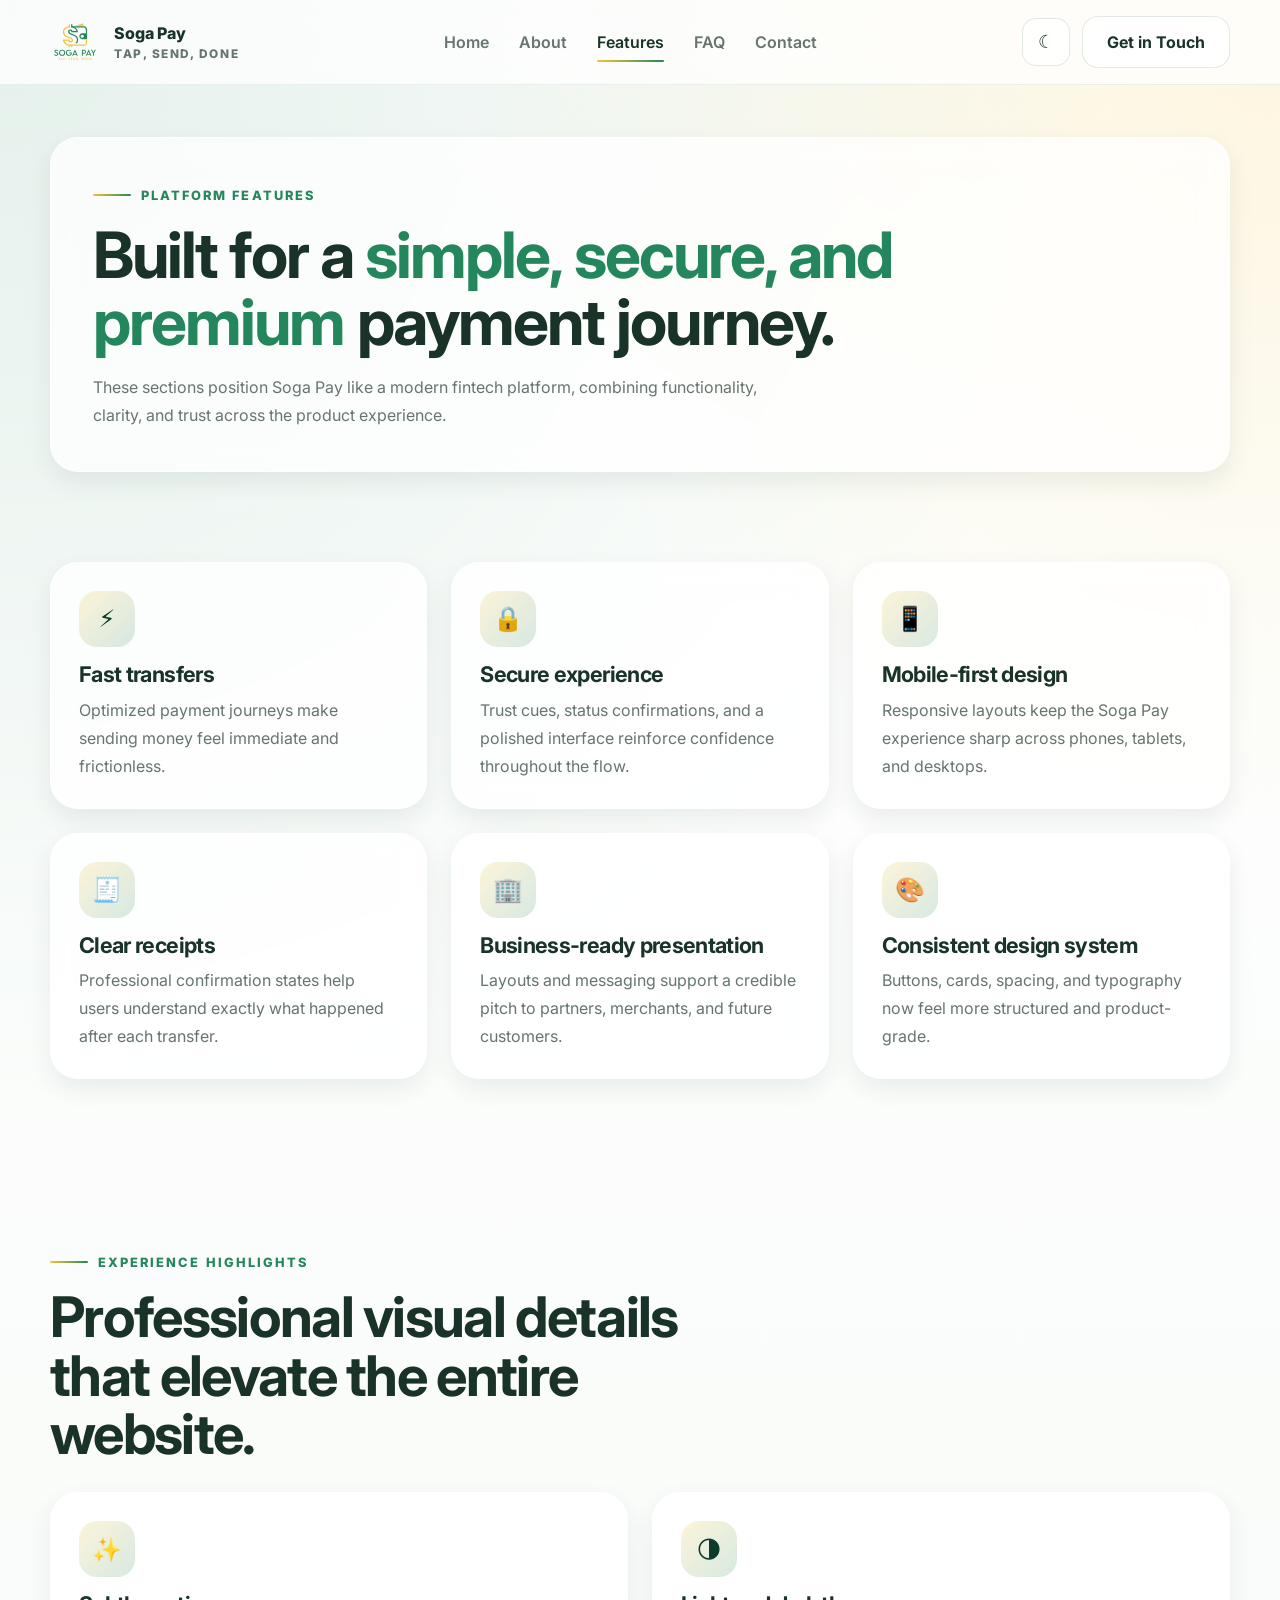
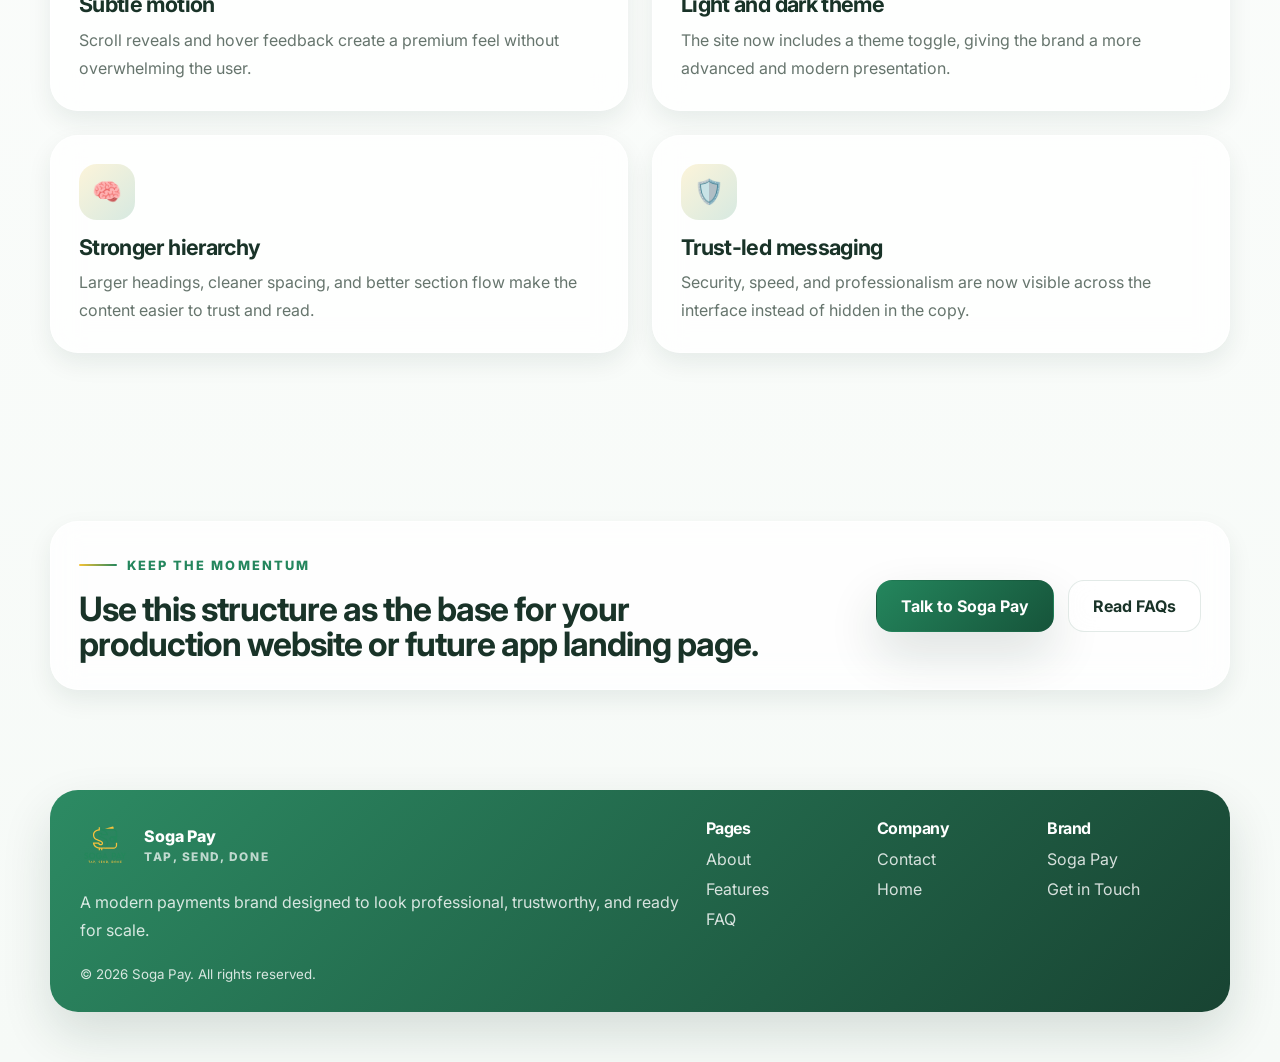
<file: features.html>
<!DOCTYPE html>
<html lang="en">
<head>
  <meta charset="UTF-8" />
  <meta name="viewport" content="width=device-width, initial-scale=1.0" />
  <meta name="description" content="Explore the features that power the Soga Pay experience." />
  <title>Features | Soga Pay</title>
  <link rel="preconnect" href="https://fonts.googleapis.com">
  <link rel="preconnect" href="https://fonts.gstatic.com" crossorigin>
  <link href="https://fonts.googleapis.com/css2?family=Inter:wght@400;500;600;700;800&display=swap" rel="stylesheet">
  <link rel="stylesheet" href="./styles.css" />
</head>
<body>
  <header class="header">
    <div class="container nav">
      <a href="./index.html" class="brand">
        <img src="assets/logo.svg" alt="Soga Pay logo">
        <div>Soga Pay<small>Tap, Send, Done</small></div>
      </a>
      <nav class="nav-links">
        <a href="./index.html">Home</a>
        <a href="./about.html">About</a>
        <a class="active" href="./features.html">Features</a>
        <a href="./faq.html">FAQ</a>
        <a href="./contact.html">Contact</a>
      </nav>
      <div class="nav-cta">
        <button class="icon-btn" data-theme-toggle aria-label="Toggle theme">☾</button>
        <a class="btn btn-secondary" href="./contact.html">Get in Touch</a>
        <button class="menu-toggle" aria-label="Open menu">☰</button>
      </div>
    </div>
  </header>

  <main>
    <section class="page-hero">
      <div class="container page-hero-card reveal">
        <div class="eyebrow">Platform features</div>
        <h1>Built for a <span class="highlight">simple, secure, and premium</span> payment journey.</h1>
        <p class="section-copy">These sections position Soga Pay like a modern fintech platform, combining functionality, clarity, and trust across the product experience.</p>
      </div>
    </section>

    <section class="section-tight">
      <div class="container reveal">
        <div class="grid-3">
          <article class="feature-card">
            <div class="icon">⚡</div>
            <h3>Fast transfers</h3>
            <p>Optimized payment journeys make sending money feel immediate and frictionless.</p>
          </article>
          <article class="feature-card">
            <div class="icon">🔒</div>
            <h3>Secure experience</h3>
            <p>Trust cues, status confirmations, and a polished interface reinforce confidence throughout the flow.</p>
          </article>
          <article class="feature-card">
            <div class="icon">📱</div>
            <h3>Mobile-first design</h3>
            <p>Responsive layouts keep the Soga Pay experience sharp across phones, tablets, and desktops.</p>
          </article>
          <article class="feature-card">
            <div class="icon">🧾</div>
            <h3>Clear receipts</h3>
            <p>Professional confirmation states help users understand exactly what happened after each transfer.</p>
          </article>
          <article class="feature-card">
            <div class="icon">🏢</div>
            <h3>Business-ready presentation</h3>
            <p>Layouts and messaging support a credible pitch to partners, merchants, and future customers.</p>
          </article>
          <article class="feature-card">
            <div class="icon">🎨</div>
            <h3>Consistent design system</h3>
            <p>Buttons, cards, spacing, and typography now feel more structured and product-grade.</p>
          </article>
        </div>
      </div>
    </section>

    <section class="section">
      <div class="container reveal">
        <div class="eyebrow">Experience highlights</div>
        <h2 class="section-title">Professional visual details that elevate the entire website.</h2>
        <div class="grid-2" style="margin-top:28px;">
          <article class="card">
            <div class="icon">✨</div>
            <h3>Subtle motion</h3>
            <p>Scroll reveals and hover feedback create a premium feel without overwhelming the user.</p>
          </article>
          <article class="card">
            <div class="icon">🌗</div>
            <h3>Light and dark theme</h3>
            <p>The site now includes a theme toggle, giving the brand a more advanced and modern presentation.</p>
          </article>
          <article class="card">
            <div class="icon">🧠</div>
            <h3>Stronger hierarchy</h3>
            <p>Larger headings, cleaner spacing, and better section flow make the content easier to trust and read.</p>
          </article>
          <article class="card">
            <div class="icon">🛡️</div>
            <h3>Trust-led messaging</h3>
            <p>Security, speed, and professionalism are now visible across the interface instead of hidden in the copy.</p>
          </article>
        </div>
      </div>
    </section>

    <section class="section-tight">
      <div class="container reveal">
        <div class="cta-panel">
          <div>
            <div class="eyebrow">Keep the momentum</div>
            <h2 style="font-size:2.1rem; max-width:700px;">Use this structure as the base for your production website or future app landing page.</h2>
          </div>
          <div style="display:flex; gap:14px; flex-wrap:wrap;">
            <a class="btn btn-primary" href="contact.html">Talk to Soga Pay</a>
            <a class="btn btn-secondary" href="faq.html">Read FAQs</a>
          </div>
        </div>
      </div>
    </section>
  </main>

  <footer class="footer">
    <div class="container footer-shell">
      <div>
        <a href="index.html" class="brand" style="color:#fff; margin-bottom:18px; display:inline-flex;">
          <img src="assets/logo.svg" alt="Soga Pay logo">
          <div>Soga Pay<small style="color:rgba(255,255,255,.7);">Tap, Send, Done</small></div>
        </a>
        <p>A modern payments brand designed to look professional, trustworthy, and ready for scale.</p>
        <small style="display:block; margin-top:22px;">© 2026 Soga Pay. All rights reserved.</small>
      </div>
      <div class="footer-links">
        <div>
          <h4>Pages</h4>
          <a href="about.html">About</a>
          <a href="features.html">Features</a>
          <a href="faq.html">FAQ</a>
        </div>
        <div>
          <h4>Company</h4>
          <a href="contact.html">Contact</a>
          <a href="index.html">Home</a>
        </div>
        <div>
          <h4>Brand</h4>
          <a href="index.html">Soga Pay</a>
          <a href="contact.html">Get in Touch</a>
        </div>
      </div>
    </div>
  </footer>

  <script src="./main.js"></script>
</body>
</html>
</file>
<file: styles.css>
:root {
  --green: #24865d;
  --green-dark: #16543a;
  --green-deep: #0f3c2a;
  --yellow: #f6c335;
  --yellow-soft: rgba(246, 195, 53, 0.16);
  --surface: #ffffff;
  --surface-2: #f6faf7;
  --surface-3: #eef5f1;
  --text: #193328;
  --muted: #66756d;
  --line: rgba(22, 84, 58, 0.12);
  --shadow-sm: 0 10px 25px rgba(17, 49, 35, 0.08);
  --shadow-md: 0 22px 50px rgba(17, 49, 35, 0.14);
  --radius: 24px;
  --radius-lg: 32px;
  --container: 1180px;
}

html[data-theme="dark"] {
  --surface: #09120e;
  --surface-2: #0d1713;
  --surface-3: #11201a;
  --text: #ecf5f0;
  --muted: #9bb0a5;
  --line: rgba(255, 255, 255, 0.08);
  --shadow-sm: 0 10px 25px rgba(0, 0, 0, 0.25);
  --shadow-md: 0 22px 50px rgba(0, 0, 0, 0.35);
}

* { box-sizing: border-box; }
html { scroll-behavior: smooth; }
body {
  margin: 0;
  font-family: Inter, ui-sans-serif, system-ui, -apple-system, BlinkMacSystemFont, "Segoe UI", sans-serif;
  background:
    radial-gradient(circle at top left, rgba(36, 134, 93, 0.12), transparent 38%),
    radial-gradient(circle at top right, rgba(246, 195, 53, 0.16), transparent 28%),
    linear-gradient(180deg, var(--surface) 0%, var(--surface-2) 100%);
  color: var(--text);
}
img { max-width: 100%; display: block; }
a { color: inherit; text-decoration: none; }
p { color: var(--muted); line-height: 1.75; margin: 0; }
h1, h2, h3, h4 { margin: 0; line-height: 1.05; letter-spacing: -0.03em; }
.container { width: min(var(--container), calc(100% - 40px)); margin: 0 auto; }
.section { padding: 96px 0; }
.section-tight { padding: 72px 0; }
.section-title { font-size: clamp(2rem, 5vw, 3.5rem); max-width: 720px; }
.section-copy { max-width: 690px; margin-top: 18px; }
.eyebrow {
  display: inline-flex;
  align-items: center;
  gap: 10px;
  text-transform: uppercase;
  letter-spacing: 0.16em;
  color: var(--green);
  font-weight: 800;
  font-size: 0.8rem;
  margin-bottom: 18px;
}
.eyebrow::before {
  content: "";
  width: 38px;
  height: 2px;
  border-radius: 999px;
  background: linear-gradient(90deg, var(--yellow), var(--green));
}
.badge {
  display: inline-flex;
  align-items: center;
  gap: 10px;
  padding: 12px 16px;
  border-radius: 999px;
  background: rgba(255,255,255,0.72);
  border: 1px solid rgba(255,255,255,0.55);
  box-shadow: var(--shadow-sm);
  backdrop-filter: blur(14px);
  color: var(--green-deep);
  font-size: 0.92rem;
  font-weight: 700;
}
.highlight { color: var(--green); }
.note { font-size: 0.98rem; color: var(--muted); }
.btn {
  display: inline-flex;
  align-items: center;
  justify-content: center;
  gap: 10px;
  border-radius: 16px;
  padding: 15px 24px;
  font-weight: 700;
  border: 1px solid transparent;
  transition: transform .25s ease, box-shadow .25s ease, background .25s ease, border-color .25s ease;
}
.btn:hover { transform: translateY(-2px); }
.btn-primary {
  background: linear-gradient(135deg, var(--green) 0%, var(--green-dark) 100%);
  color: #fff;
  box-shadow: var(--shadow-md);
}
.btn-secondary {
  background: rgba(255,255,255,0.72);
  border-color: var(--line);
  color: var(--text);
  backdrop-filter: blur(12px);
}
.btn-outline {
  border-color: rgba(246,195,53,0.45);
  color: var(--green-deep);
  background: rgba(246,195,53,0.08);
}
.btn-block { width: 100%; }
.header {
  position: sticky;
  top: 0;
  z-index: 30;
  backdrop-filter: blur(18px);
  background: rgba(255, 255, 255, 0.74);
  border-bottom: 1px solid rgba(22,84,58,0.08);
}
html[data-theme="dark"] .header { background: rgba(9, 18, 14, 0.75); }
.nav {
  min-height: 84px;
  display: flex;
  align-items: center;
  justify-content: space-between;
  gap: 24px;
}
.brand { display: flex; align-items: center; gap: 14px; font-weight: 800; }
.brand img { width: 50px; height: 50px; }
.brand small {
  display: block;
  color: var(--muted);
  text-transform: uppercase;
  letter-spacing: 0.13em;
  font-size: 0.74rem;
  margin-top: 4px;
}
.nav-links { display: flex; align-items: center; gap: 30px; }
.nav-links a {
  color: var(--muted);
  font-weight: 600;
  position: relative;
}
.nav-links a::after {
  content: "";
  position: absolute;
  left: 0;
  bottom: -10px;
  width: 100%;
  height: 2px;
  border-radius: 999px;
  background: linear-gradient(90deg, var(--yellow), var(--green));
  transform: scaleX(0);
  transform-origin: left;
  transition: transform .25s ease;
}
.nav-links a:hover, .nav-links a.active { color: var(--text); }
.nav-links a:hover::after, .nav-links a.active::after { transform: scaleX(1); }
.nav-cta { display: flex; align-items: center; gap: 12px; }
.icon-btn, .menu-toggle {
  width: 48px;
  height: 48px;
  border-radius: 14px;
  border: 1px solid var(--line);
  background: rgba(255,255,255,0.68);
  color: var(--text);
  display: inline-flex;
  align-items: center;
  justify-content: center;
  cursor: pointer;
  font-size: 1.1rem;
}
.menu-toggle { display: none; }
.hero {
  padding: 72px 0 34px;
  position: relative;
  overflow: hidden;
}
.hero::before,
.hero::after {
  content: "";
  position: absolute;
  border-radius: 999px;
  filter: blur(5px);
  opacity: .9;
}
.hero::before {
  width: 340px;
  height: 340px;
  background: radial-gradient(circle, rgba(246,195,53,0.28) 0%, rgba(246,195,53,0) 70%);
  top: -90px;
  right: -40px;
}
.hero::after {
  width: 320px;
  height: 320px;
  background: radial-gradient(circle, rgba(36,134,93,0.18) 0%, rgba(36,134,93,0) 72%);
  left: -100px;
  bottom: 10px;
}
.hero-grid {
  display: grid;
  grid-template-columns: 1.08fr .92fr;
  gap: 44px;
  align-items: center;
}
.hero-copy h1 {
  font-size: clamp(2.9rem, 7vw, 5.7rem);
  max-width: 760px;
}
.hero-copy p {
  font-size: 1.08rem;
  max-width: 660px;
  margin-top: 22px;
}
.hero-actions {
  display: flex;
  flex-wrap: wrap;
  gap: 14px;
  margin: 28px 0 30px;
}
.metrics {
  display: grid;
  grid-template-columns: repeat(3, 1fr);
  gap: 16px;
}
.metric {
  padding: 22px;
  border-radius: 22px;
  background: rgba(255,255,255,0.72);
  border: 1px solid rgba(255,255,255,0.55);
  box-shadow: var(--shadow-sm);
  backdrop-filter: blur(14px);
}
.metric strong { display: block; font-size: 1.2rem; margin-bottom: 8px; }
.hero-visual {
  position: relative;
  min-height: 650px;
}
.glass-card {
  position: absolute;
  border-radius: 32px;
  background: rgba(255,255,255,0.72);
  border: 1px solid rgba(255,255,255,0.7);
  box-shadow: var(--shadow-md);
  backdrop-filter: blur(16px);
}
html[data-theme="dark"] .glass-card,
html[data-theme="dark"] .metric,
html[data-theme="dark"] .feature-card,
html[data-theme="dark"] .trust-card,
html[data-theme="dark"] .card,
html[data-theme="dark"] .page-hero-card,
html[data-theme="dark"] .accordion,
html[data-theme="dark"] .contact-card,
html[data-theme="dark"] .timeline-item,
html[data-theme="dark"] .pricing-card,
html[data-theme="dark"] .stat-band,
html[data-theme="dark"] .story-band,
html[data-theme="dark"] .logo-cloud,
html[data-theme="dark"] .cta-panel,
html[data-theme="dark"] .input,
html[data-theme="dark"] .icon-btn,
html[data-theme="dark"] .menu-toggle,
html[data-theme="dark"] .btn-secondary {
  background: rgba(18, 31, 24, 0.72);
  border-color: rgba(255,255,255,0.08);
}
.phone-shell {
  width: min(360px, 100%);
  padding: 16px;
  right: 25px;
  top: 18px;
}
.phone-screen {
  border-radius: 28px;
  background: linear-gradient(180deg, var(--green-deep) 0%, #10291e 100%);
  color: #fff;
  padding: 24px;
  min-height: 575px;
  display: flex;
  flex-direction: column;
  gap: 18px;
  position: relative;
  overflow: hidden;
}
.phone-screen::after {
  content: "";
  position: absolute;
  inset: auto -40px -90px auto;
  width: 220px;
  height: 220px;
  background: radial-gradient(circle, rgba(246,195,53,0.25), transparent 70%);
}
.phone-top {
  display: flex;
  align-items: center;
  justify-content: space-between;
  font-size: .92rem;
  opacity: .88;
}
.balance-card {
  background: linear-gradient(135deg, rgba(255,255,255,0.16), rgba(255,255,255,0.08));
  border-radius: 26px;
  padding: 24px;
  border: 1px solid rgba(255,255,255,0.14);
}
.balance-row { display: flex; align-items: center; justify-content: space-between; gap: 14px; }
.balance-value { font-size: 2.45rem; font-weight: 800; margin-top: 10px; letter-spacing: -0.04em; }
.mini-pill {
  display: inline-flex;
  align-items: center;
  gap: 8px;
  padding: 8px 12px;
  border-radius: 999px;
  background: rgba(246,195,53,0.16);
  color: #fff;
  font-size: .86rem;
  font-weight: 700;
}
.action-grid {
  display: grid;
  grid-template-columns: repeat(3, 1fr);
  gap: 12px;
}
.action-chip {
  background: rgba(255,255,255,0.08);
  border-radius: 20px;
  padding: 16px 12px;
  text-align: center;
  border: 1px solid rgba(255,255,255,0.12);
}
.action-chip span { display: block; font-size: .85rem; margin-top: 8px; opacity: .9; }
.receipt-card {
  background: #fff;
  color: #12281f;
  border-radius: 24px;
  padding: 20px;
  margin-top: auto;
  box-shadow: 0 18px 40px rgba(0,0,0,.18);
}
.receipt-head { display: flex; align-items: center; justify-content: space-between; gap: 12px; margin-bottom: 16px; }
.receipt-line { display: flex; align-items: center; justify-content: space-between; padding: 10px 0; border-bottom: 1px solid rgba(18,40,31,0.08); color: #456154; }
.receipt-line:last-child { border-bottom: 0; }
.float-card {
  width: 230px;
  padding: 22px;
}
.float-top {
  top: 62px;
  left: 10px;
}
.float-bottom {
  bottom: 52px;
  left: 30px;
}
.stat-band, .story-band, .logo-cloud, .cta-panel, .page-hero-card, .accordion, .contact-card, .card, .feature-card, .trust-card, .timeline-item, .pricing-card {
  background: rgba(255,255,255,0.76);
  border: 1px solid rgba(255,255,255,0.72);
  border-radius: 28px;
  box-shadow: var(--shadow-sm);
  backdrop-filter: blur(14px);
}
.logo-cloud, .story-band, .stat-band, .cta-panel { padding: 28px; }
.logo-cloud-grid {
  display: grid;
  grid-template-columns: repeat(4, 1fr);
  gap: 16px;
  margin-top: 18px;
}
.logo-cloud-item {
  border-radius: 20px;
  padding: 18px;
  text-align: center;
  border: 1px dashed var(--line);
  color: var(--muted);
  font-weight: 700;
}
.grid-2 { display: grid; grid-template-columns: repeat(2, 1fr); gap: 24px; }
.grid-3 { display: grid; grid-template-columns: repeat(3, 1fr); gap: 24px; }
.grid-4 { display: grid; grid-template-columns: repeat(4, 1fr); gap: 18px; }
.feature-card, .trust-card, .card, .timeline-item, .pricing-card { padding: 28px; }
.feature-card h3, .trust-card h3, .card h3, .timeline-item h3, .pricing-card h3 { font-size: 1.35rem; margin: 16px 0 10px; }
.icon {
  width: 56px;
  height: 56px;
  border-radius: 18px;
  display: inline-flex;
  align-items: center;
  justify-content: center;
  background: linear-gradient(135deg, rgba(246,195,53,0.18), rgba(36,134,93,0.18));
  color: var(--green-deep);
  font-size: 1.5rem;
}
.trust-strip {
  display: grid;
  grid-template-columns: 1.2fr .8fr;
  gap: 24px;
  align-items: stretch;
}
.step-grid {
  display: grid;
  grid-template-columns: repeat(3, 1fr);
  gap: 22px;
  margin-top: 36px;
}
.step-card {
  position: relative;
  padding: 30px;
  border-radius: 28px;
  background: linear-gradient(180deg, rgba(255,255,255,0.85), rgba(255,255,255,0.62));
  border: 1px solid rgba(255,255,255,0.7);
  box-shadow: var(--shadow-sm);
}
html[data-theme="dark"] .step-card { background: rgba(18, 31, 24, 0.78); border-color: rgba(255,255,255,0.08); }
.step-number {
  position: absolute;
  top: 18px;
  right: 20px;
  color: rgba(36,134,93,0.18);
  font-size: 3rem;
  font-weight: 800;
}
.step-card h3 { font-size: 1.55rem; margin: 18px 0 10px; }
.page-hero { padding: 52px 0 18px; }
.page-hero-card { padding: 42px; }
.page-hero-card h1 { font-size: clamp(2.4rem, 5vw, 4.2rem); max-width: 800px; }
.story-grid { display: grid; grid-template-columns: 1fr 1fr; gap: 24px; }
.story-band { display: flex; flex-direction: column; gap: 18px; }
.bullet-list { display: grid; gap: 14px; margin-top: 18px; }
.bullet-item {
  display: flex;
  gap: 12px;
  align-items: flex-start;
  color: var(--muted);
}
.bullet-item strong { display: block; color: var(--text); margin-bottom: 4px; }
.check {
  width: 22px;
  height: 22px;
  border-radius: 999px;
  background: var(--green);
  color: #fff;
  flex: 0 0 auto;
  display: inline-flex;
  align-items: center;
  justify-content: center;
  font-size: .8rem;
  margin-top: 3px;
}
.timeline { display: grid; gap: 18px; }
.timeline-item { position: relative; overflow: hidden; }
.timeline-item::after {
  content: "";
  position: absolute;
  top: 0;
  right: 0;
  width: 5px;
  height: 100%;
  background: linear-gradient(180deg, var(--yellow), var(--green));
}
.accordion { padding: 10px; }
.faq-item + .faq-item { border-top: 1px solid var(--line); }
.faq-question {
  width: 100%;
  background: transparent;
  border: 0;
  padding: 24px 18px;
  text-align: left;
  color: var(--text);
  font-size: 1.05rem;
  font-weight: 700;
  display: flex;
  align-items: center;
  justify-content: space-between;
  cursor: pointer;
}
.faq-question span { transition: transform .2s ease; }
.faq-item.open .faq-question span { transform: rotate(45deg); }
.faq-answer {
  display: none;
  padding: 0 18px 24px;
  color: var(--muted);
  max-width: 860px;
}
.faq-item.open .faq-answer { display: block; }
.contact-grid { display: grid; grid-template-columns: 1.1fr .9fr; gap: 24px; }
.contact-card { padding: 30px; }
.form-grid { display: grid; grid-template-columns: repeat(2, 1fr); gap: 16px; margin-top: 22px; }
.form-grid .full { grid-column: 1 / -1; }
.input {
  width: 100%;
  border-radius: 18px;
  border: 1px solid var(--line);
  padding: 16px 18px;
  background: rgba(255,255,255,0.72);
  color: var(--text);
  font: inherit;
}
textarea.input { min-height: 150px; resize: vertical; }
.contact-stack { display: grid; gap: 16px; margin-top: 24px; }
.contact-item {
  padding: 18px 20px;
  border-radius: 20px;
  border: 1px solid var(--line);
  background: rgba(255,255,255,0.42);
}
.pricing-grid { display: grid; grid-template-columns: repeat(3, 1fr); gap: 24px; }
.pricing-card.featured {
  background: linear-gradient(180deg, rgba(36,134,93,0.96), rgba(15,60,42,0.96));
  color: #fff;
}
.pricing-card.featured p,
.pricing-card.featured li,
.pricing-card.featured .price-note { color: rgba(255,255,255,0.78); }
.price { font-size: 2.7rem; font-weight: 800; margin: 18px 0 6px; }
.list-clean { list-style: none; padding: 0; margin: 18px 0 0; display: grid; gap: 12px; color: var(--muted); }
.list-clean li { display: flex; gap: 10px; }
.list-clean li::before { content: "•"; color: var(--green); font-weight: 900; }
.cta-panel {
  display: flex;
  align-items: center;
  justify-content: space-between;
  gap: 24px;
}
.footer { padding: 28px 0 50px; }
.footer-shell {
  display: grid;
  grid-template-columns: 1.1fr .9fr;
  gap: 22px;
  padding: 30px;
  border-radius: 28px;
  background: linear-gradient(135deg, rgba(36,134,93,0.96), rgba(15,60,42,0.96));
  color: #fff;
  box-shadow: var(--shadow-md);
}
.footer-shell p, .footer-shell a, .footer-shell small { color: rgba(255,255,255,0.82); }
.footer-links {
  display: grid;
  grid-template-columns: repeat(3, 1fr);
  gap: 18px;
}
.footer-links h4 { margin-bottom: 12px; font-size: 1rem; }
.footer-links a { display: block; margin-bottom: 10px; }
.reveal {
  opacity: 0;
  transform: translateY(24px);
  transition: opacity .6s ease, transform .6s ease;
}
.reveal.visible {
  opacity: 1;
  transform: translateY(0);
}
@media (max-width: 1100px) {
  .hero-grid, .contact-grid, .trust-strip, .cta-panel, .footer-shell, .story-grid { grid-template-columns: 1fr; }
  .grid-3, .pricing-grid { grid-template-columns: repeat(2, 1fr); }
  .grid-4 { grid-template-columns: repeat(2, 1fr); }
  .hero-visual { min-height: 620px; max-width: 580px; margin: 0 auto; }
}
@media (max-width: 860px) {
  .menu-toggle { display: inline-flex; }
  .nav-links {
    position: absolute;
    left: 20px;
    right: 20px;
    top: calc(100% + 12px);
    padding: 18px;
    border-radius: 22px;
    background: var(--surface);
    border: 1px solid var(--line);
    box-shadow: var(--shadow-md);
    display: none;
    flex-direction: column;
    align-items: flex-start;
  }
  html[data-theme="dark"] .nav-links { background: #101914; }
  .nav.open .nav-links { display: flex; }
  .nav-cta .btn-secondary { display: none; }
  .hero-grid, .grid-2, .grid-3, .metrics, .step-grid, .pricing-grid, .form-grid, .logo-cloud-grid { grid-template-columns: 1fr; }
  .hero-copy h1 { font-size: clamp(2.6rem, 11vw, 4.3rem); }
  .phone-shell { position: relative; right: auto; top: auto; margin: 0 auto; }
  .float-card { position: relative; width: 100%; top: auto; left: auto; bottom: auto; margin-top: 16px; }
  .hero-visual { min-height: auto; }
  .page-hero-card, .cta-panel, .feature-card, .trust-card, .card, .timeline-item, .pricing-card, .contact-card, .story-band { padding: 24px; }
  .footer-links { grid-template-columns: 1fr; }
}
</file>
